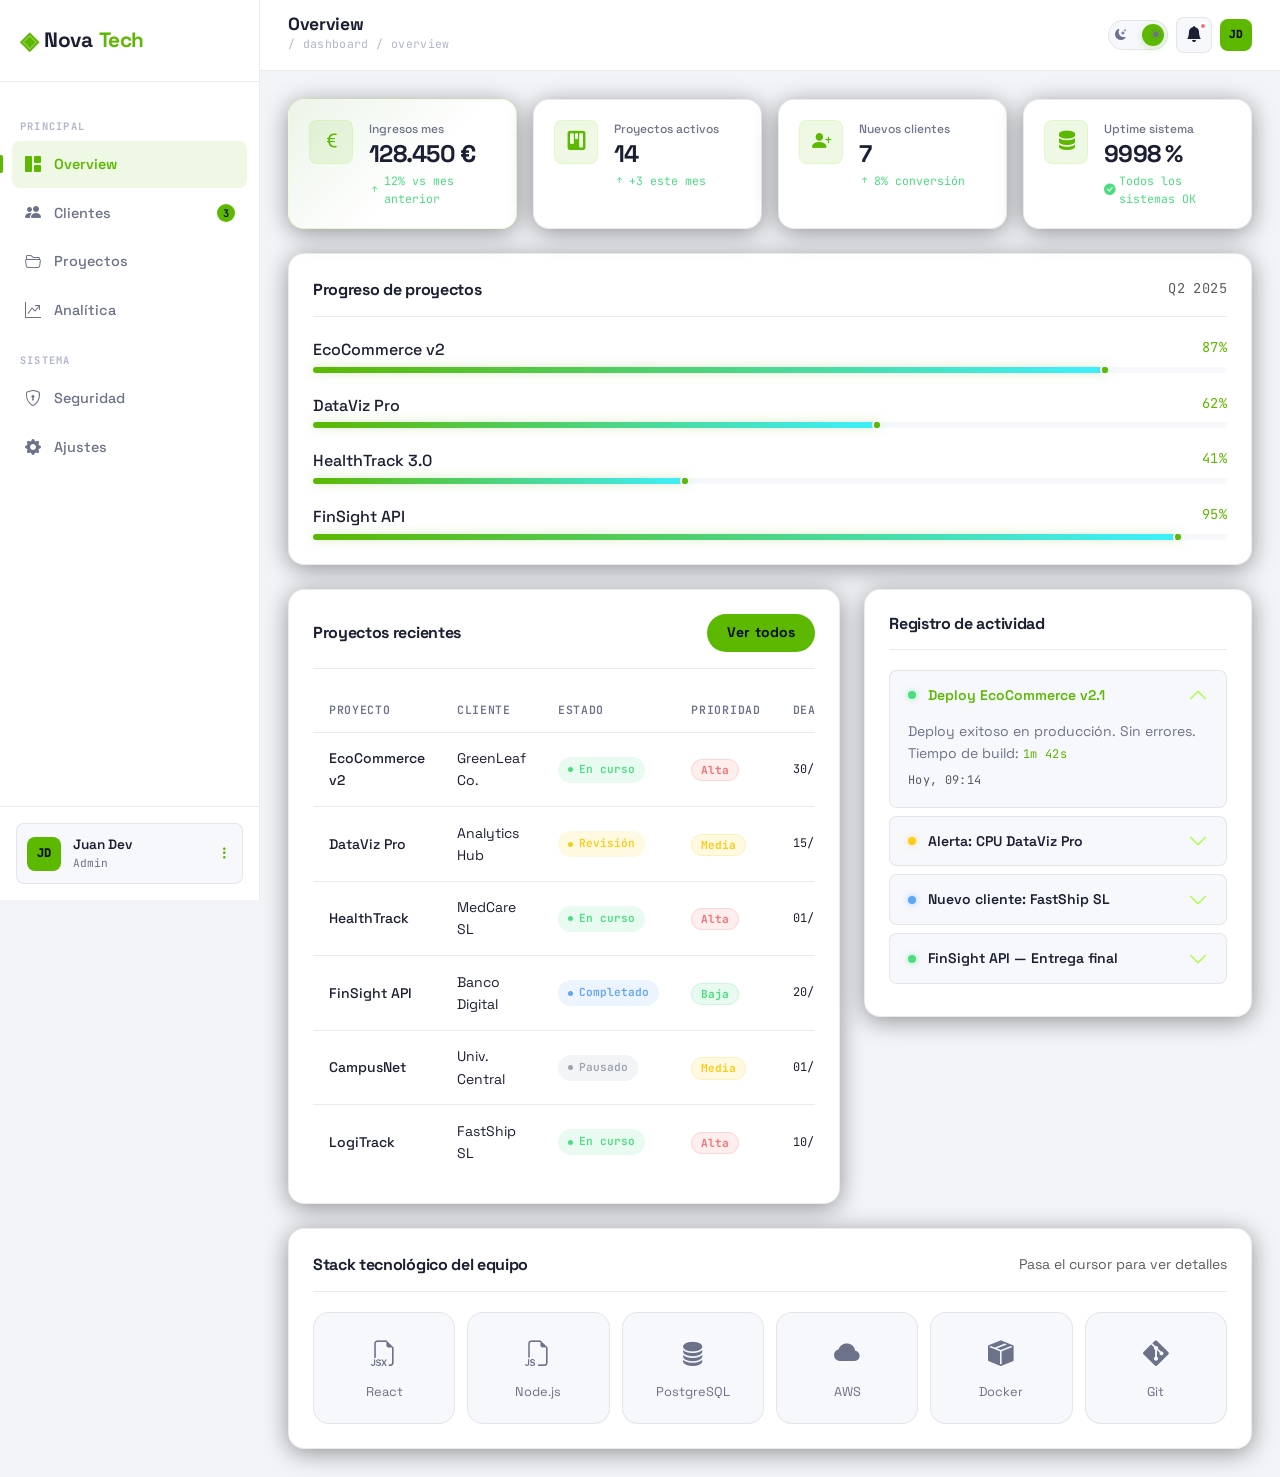
<file: dashboard.html>
<!DOCTYPE html>
<html lang="es" data-bs-theme="dark">
<head>
  <meta charset="UTF-8" />
  <meta name="viewport" content="width=device-width, initial-scale=1.0" />
  <title>NovaTech — Dashboard</title>

  <link href="https://cdn.jsdelivr.net/npm/bootstrap@5.3.3/dist/css/bootstrap.min.css" rel="stylesheet" />
  <link href="https://cdn.jsdelivr.net/npm/bootstrap-icons@1.11.3/font/bootstrap-icons.min.css" rel="stylesheet" />
  <link href="https://fonts.googleapis.com/css2?family=Space+Grotesk:wght@300;400;500;600;700&family=JetBrains+Mono:wght@400;500;700&display=swap" rel="stylesheet" />
  <link rel="stylesheet" href="css/styles.css" />
  <link rel="stylesheet" href="css/dashboard.css" />
</head>
<body class="dashboard-body">

  <!-- 
       OFFCANVAS — Menú móvil
  -->
  <div class="offcanvas offcanvas-start nova-offcanvas" tabindex="-1" id="sidebarOffcanvas" aria-labelledby="sidebarOffcanvasLabel">
    <div class="offcanvas-header border-bottom border-secondary">
      <h2 class="offcanvas-title brand-logo" id="sidebarOffcanvasLabel">
        <span class="brand-icon">◈</span>
        Nova<span class="brand-accent">Tech</span>
      </h2>
      <button type="button" class="btn-close" data-bs-dismiss="offcanvas" aria-label="Cerrar menú"></button>
    </div>
    <div class="offcanvas-body p-0">
      <nav aria-label="Navegación del dashboard (móvil)">
        <ul class="sidebar-nav">
          <li><a href="#" class="sidebar-link active" aria-current="page"><i class="bi bi-grid-1x2-fill" aria-hidden="true"></i> Overview</a></li>
          <li><a href="#" class="sidebar-link"><i class="bi bi-people-fill" aria-hidden="true"></i> Clientes</a></li>
          <li><a href="#" class="sidebar-link"><i class="bi bi-folder2-open" aria-hidden="true"></i> Proyectos</a></li>
          <li><a href="#" class="sidebar-link"><i class="bi bi-graph-up-arrow" aria-hidden="true"></i> Analítica</a></li>
          <li><a href="#" class="sidebar-link"><i class="bi bi-shield-lock" aria-hidden="true"></i> Seguridad</a></li>
          <li><a href="#" class="sidebar-link"><i class="bi bi-gear-fill" aria-hidden="true"></i> Ajustes</a></li>
        </ul>
      </nav>
    </div>
  </div>

  <!-- 
       LAYOUT PRINCIPAL: SIDEBAR + MAIN
  -->
  <div class="dashboard-layout">

    <!-- SIDEBAR fijo — solo desktop -->
    <aside class="sidebar" aria-label="Barra lateral de navegación">
      <div class="sidebar-header">
        <a href="index.html" class="brand-logo" aria-label="Ir a la página principal de NovaTech">
          <span class="brand-icon">◈</span>
          Nova<span class="brand-accent">Tech</span>
        </a>
      </div>

      <nav class="sidebar-body" aria-label="Navegación principal del dashboard">
        <span class="sidebar-section-label">PRINCIPAL</span>
        <ul class="sidebar-nav">
          <li>
            <a href="#" class="sidebar-link active" aria-current="page">
              <i class="bi bi-grid-1x2-fill" aria-hidden="true"></i>
              <span>Overview</span>
            </a>
          </li>
          <li>
            <a href="#" class="sidebar-link">
              <i class="bi bi-people-fill" aria-hidden="true"></i>
              <span>Clientes</span>
              <span class="sidebar-badge" aria-label="3 elementos nuevos">3</span>
            </a>
          </li>
          <li>
            <a href="#" class="sidebar-link">
              <i class="bi bi-folder2-open" aria-hidden="true"></i>
              <span>Proyectos</span>
            </a>
          </li>
          <li>
            <a href="#" class="sidebar-link">
              <i class="bi bi-graph-up-arrow" aria-hidden="true"></i>
              <span>Analítica</span>
            </a>
          </li>
        </ul>

        <span class="sidebar-section-label">SISTEMA</span>
        <ul class="sidebar-nav">
          <li>
            <a href="#" class="sidebar-link">
              <i class="bi bi-shield-lock" aria-hidden="true"></i>
              <span>Seguridad</span>
            </a>
          </li>
          <li>
            <a href="#" class="sidebar-link">
              <i class="bi bi-gear-fill" aria-hidden="true"></i>
              <span>Ajustes</span>
            </a>
          </li>
        </ul>
      </nav>

      <div class="sidebar-footer">
        <div class="user-card" aria-label="Información del usuario actual">
          <div class="user-avatar" aria-hidden="true">JD</div>
          <div class="user-info">
            <span class="user-name">Juan Dev</span>
            <span class="user-role">Admin</span>
          </div>
          <button class="btn btn-sm btn-link p-0 ms-auto" aria-label="Opciones de usuario">
            <i class="bi bi-three-dots-vertical" aria-hidden="true"></i>
          </button>
        </div>
      </div>
    </aside>

    <!-- CONTENIDO PRINCIPAL -->
    <main class="dashboard-main" id="main-content">

      <!-- Topbar -->
      <header class="dash-topbar" role="banner">
        <!-- Botón hamburguesa (solo mobile) -->
        <button class="btn btn-sm btn-icon d-lg-none" type="button" data-bs-toggle="offcanvas" data-bs-target="#sidebarOffcanvas" aria-controls="sidebarOffcanvas" aria-label="Abrir menú de navegación">
          <i class="bi bi-list fs-4" aria-hidden="true"></i>
        </button>

        <div class="topbar-title">
          <h1 class="dash-page-title">Overview</h1>
          <span class="dash-breadcrumb mono-text" aria-label="Ruta: Dashboard / Overview">/ dashboard / overview</span>
        </div>

        <div class="topbar-actions ms-auto d-flex align-items-center gap-2">
          <!-- Theme toggle -->
          <div class="theme-toggle" role="switch" aria-checked="true" aria-label="Cambiar tema" tabindex="0" id="dashThemeToggle">
            <span class="toggle-icon"><i class="bi bi-moon-stars-fill" aria-hidden="true"></i></span>
            <span class="toggle-icon"><i class="bi bi-sun-fill" aria-hidden="true"></i></span>
            <div class="toggle-thumb"></div>
          </div>

          <!-- Notificaciones con Toast trigger -->
          <button class="btn btn-icon position-relative" id="notifBtn" aria-label="Notificaciones (2 sin leer)">
            <i class="bi bi-bell-fill" aria-hidden="true"></i>
            <span class="notif-dot" aria-hidden="true"></span>
          </button>

          <!-- Avatar topbar -->
          <div class="user-avatar-sm" aria-hidden="true">JD</div>
        </div>
      </header>

      <!-- ───── CONTENIDO DEL DASHBOARD ───── -->
      <div class="dash-content">

        <!-- ── KPI Cards ── -->
        <section aria-labelledby="kpi-section">
          <h2 id="kpi-section" class="visually-hidden">Indicadores clave de rendimiento</h2>
          <div class="kpi-grid">

            <article class="kpi-card kpi-primary" aria-label="Ingresos del mes: 128.450 euros, incremento del 12%">
              <div class="kpi-icon"><i class="bi bi-currency-euro" aria-hidden="true"></i></div>
              <div class="kpi-body">
                <span class="kpi-label">Ingresos mes</span>
                <span class="kpi-value">128.450 €</span>
                <span class="kpi-trend up"><i class="bi bi-arrow-up-short" aria-hidden="true"></i>12% vs mes anterior</span>
              </div>
            </article>

            <article class="kpi-card" aria-label="Proyectos activos: 14, incremento de 3">
              <div class="kpi-icon"><i class="bi bi-kanban-fill" aria-hidden="true"></i></div>
              <div class="kpi-body">
                <span class="kpi-label">Proyectos activos</span>
                <span class="kpi-value">14</span>
                <span class="kpi-trend up"><i class="bi bi-arrow-up-short" aria-hidden="true"></i>+3 este mes</span>
              </div>
            </article>

            <article class="kpi-card" aria-label="Nuevos clientes: 7, incremento del 8%">
              <div class="kpi-icon"><i class="bi bi-person-plus-fill" aria-hidden="true"></i></div>
              <div class="kpi-body">
                <span class="kpi-label">Nuevos clientes</span>
                <span class="kpi-value">7</span>
                <span class="kpi-trend up"><i class="bi bi-arrow-up-short" aria-hidden="true"></i>8% conversión</span>
              </div>
            </article>

            <article class="kpi-card" aria-label="Uptime del sistema: 99.98%">
              <div class="kpi-icon"><i class="bi bi-server" aria-hidden="true"></i></div>
              <div class="kpi-body">
                <span class="kpi-label">Uptime sistema</span>
                <span class="kpi-value">99.98%</span>
                <span class="kpi-trend up"><i class="bi bi-check-circle-fill" aria-hidden="true"></i>Todos los sistemas OK</span>
              </div>
            </article>

          </div>
        </section>

        <!-- ── Progress Bars (Bootstrap personalizado) ── -->
        <section class="dash-card" aria-labelledby="progress-titulo">
          <div class="dash-card-header">
            <h2 id="progress-titulo" class="dash-card-title">Progreso de proyectos</h2>
            <span class="mono-text text-muted small">Q2 2025</span>
          </div>

          <div class="progress-list">

            <div class="progress-item">
              <div class="d-flex justify-content-between mb-1">
                <span class="fw-500">EcoCommerce v2</span>
                <span class="mono-text accent">87%</span>
              </div>
              <div class="progress nova-progress" role="progressbar" aria-valuenow="87" aria-valuemin="0" aria-valuemax="100" aria-label="Progreso de EcoCommerce v2: 87%">
                <div class="progress-bar" style="width: 87%"></div>
              </div>
            </div>

            <div class="progress-item">
              <div class="d-flex justify-content-between mb-1">
                <span class="fw-500">DataViz Pro</span>
                <span class="mono-text accent">62%</span>
              </div>
              <div class="progress nova-progress" role="progressbar" aria-valuenow="62" aria-valuemin="0" aria-valuemax="100" aria-label="Progreso de DataViz Pro: 62%">
                <div class="progress-bar progress-warning" style="width: 62%"></div>
              </div>
            </div>

            <div class="progress-item">
              <div class="d-flex justify-content-between mb-1">
                <span class="fw-500">HealthTrack 3.0</span>
                <span class="mono-text accent">41%</span>
              </div>
              <div class="progress nova-progress" role="progressbar" aria-valuenow="41" aria-valuemin="0" aria-valuemax="100" aria-label="Progreso de HealthTrack 3.0: 41%">
                <div class="progress-bar progress-info" style="width: 41%"></div>
              </div>
            </div>

            <div class="progress-item">
              <div class="d-flex justify-content-between mb-1">
                <span class="fw-500">FinSight API</span>
                <span class="mono-text accent">95%</span>
              </div>
              <div class="progress nova-progress" role="progressbar" aria-valuenow="95" aria-valuemin="0" aria-valuemax="100" aria-label="Progreso de FinSight API: 95%">
                <div class="progress-bar progress-success" style="width: 95%"></div>
              </div>
            </div>

          </div>
        </section>

        <!-- ── Tabla de clientes + Accordion ── -->
        <div class="row g-4">

          <!-- Tabla de proyectos -->
          <div class="col-xl-7">
            <section class="dash-card" aria-labelledby="tabla-titulo">
              <div class="dash-card-header">
                <h2 id="tabla-titulo" class="dash-card-title">Proyectos recientes</h2>
                <button class="btn btn-sm btn-nova" aria-label="Ver todos los proyectos">Ver todos</button>
              </div>

              <div class="table-responsive">
                <table class="table nova-table" aria-label="Tabla de proyectos recientes">
                  <thead>
                    <tr>
                      <th scope="col">Proyecto</th>
                      <th scope="col">Cliente</th>
                      <th scope="col">Estado</th>
                      <th scope="col">Prioridad</th>
                      <th scope="col">Deadline</th>
                    </tr>
                  </thead>
                  <tbody>
                    <tr>
                      <td class="fw-500">EcoCommerce v2</td>
                      <td>GreenLeaf Co.</td>
                      <td><span class="status-badge status-active">En curso</span></td>
                      <td><span class="priority-badge priority-high">Alta</span></td>
                      <td class="mono-text">30/06/25</td>
                    </tr>
                    <tr>
                      <td class="fw-500">DataViz Pro</td>
                      <td>Analytics Hub</td>
                      <td><span class="status-badge status-review">Revisión</span></td>
                      <td><span class="priority-badge priority-mid">Media</span></td>
                      <td class="mono-text">15/07/25</td>
                    </tr>
                    <tr>
                      <td class="fw-500">HealthTrack</td>
                      <td>MedCare SL</td>
                      <td><span class="status-badge status-active">En curso</span></td>
                      <td><span class="priority-badge priority-high">Alta</span></td>
                      <td class="mono-text">01/08/25</td>
                    </tr>
                    <tr>
                      <td class="fw-500">FinSight API</td>
                      <td>Banco Digital</td>
                      <td><span class="status-badge status-done">Completado</span></td>
                      <td><span class="priority-badge priority-low">Baja</span></td>
                      <td class="mono-text">20/05/25</td>
                    </tr>
                    <tr>
                      <td class="fw-500">CampusNet</td>
                      <td>Univ. Central</td>
                      <td><span class="status-badge status-pause">Pausado</span></td>
                      <td><span class="priority-badge priority-mid">Media</span></td>
                      <td class="mono-text">01/09/25</td>
                    </tr>
                    <tr>
                      <td class="fw-500">LogiTrack</td>
                      <td>FastShip SL</td>
                      <td><span class="status-badge status-active">En curso</span></td>
                      <td><span class="priority-badge priority-high">Alta</span></td>
                      <td class="mono-text">10/07/25</td>
                    </tr>
                  </tbody>
                </table>
              </div>
            </section>
          </div>

          <!-- Accordion FAQ / Actividad -->
          <div class="col-xl-5">
            <section class="dash-card" aria-labelledby="actividad-titulo">
              <div class="dash-card-header">
                <h2 id="actividad-titulo" class="dash-card-title">Registro de actividad</h2>
              </div>

              <!-- Accordion Bootstrap personalizado -->
              <div class="accordion nova-accordion" id="activityAccordion">

                <div class="accordion-item">
                  <h3 class="accordion-header">
                    <button class="accordion-button" type="button" data-bs-toggle="collapse" data-bs-target="#acc1" aria-expanded="true" aria-controls="acc1">
                      <span class="acc-dot acc-green" aria-hidden="true"></span>
                      Deploy EcoCommerce v2.1
                    </button>
                  </h3>
                  <div id="acc1" class="accordion-collapse collapse show" data-bs-parent="#activityAccordion">
                    <div class="accordion-body">
                      <p class="mb-1">Deploy exitoso en producción. Sin errores. Tiempo de build: <span class="mono-text accent">1m 42s</span></p>
                      <span class="mono-text text-muted small">Hoy, 09:14</span>
                    </div>
                  </div>
                </div>

                <div class="accordion-item">
                  <h3 class="accordion-header">
                    <button class="accordion-button collapsed" type="button" data-bs-toggle="collapse" data-bs-target="#acc2" aria-expanded="false" aria-controls="acc2">
                      <span class="acc-dot acc-yellow" aria-hidden="true"></span>
                      Alerta: CPU DataViz Pro
                    </button>
                  </h3>
                  <div id="acc2" class="accordion-collapse collapse" data-bs-parent="#activityAccordion">
                    <div class="accordion-body">
                      <p class="mb-1">Pico de CPU al <span class="mono-text text-warning">87%</span> durante 3 minutos. Se normalizó automáticamente. Revisar queries de la última versión.</p>
                      <span class="mono-text text-muted small">Ayer, 23:51</span>
                    </div>
                  </div>
                </div>

                <div class="accordion-item">
                  <h3 class="accordion-header">
                    <button class="accordion-button collapsed" type="button" data-bs-toggle="collapse" data-bs-target="#acc3" aria-expanded="false" aria-controls="acc3">
                      <span class="acc-dot acc-blue" aria-hidden="true"></span>
                      Nuevo cliente: FastShip SL
                    </button>
                  </h3>
                  <div id="acc3" class="accordion-collapse collapse" data-bs-parent="#activityAccordion">
                    <div class="accordion-body">
                      <p class="mb-1">Contrato firmado para el proyecto LogiTrack. Kick-off programado para el <span class="mono-text accent">15/06/2025</span>.</p>
                      <span class="mono-text text-muted small">Hace 2 días, 11:30</span>
                    </div>
                  </div>
                </div>

                <div class="accordion-item">
                  <h3 class="accordion-header">
                    <button class="accordion-button collapsed" type="button" data-bs-toggle="collapse" data-bs-target="#acc4" aria-expanded="false" aria-controls="acc4">
                      <span class="acc-dot acc-green" aria-hidden="true"></span>
                      FinSight API — Entrega final
                    </button>
                  </h3>
                  <div id="acc4" class="accordion-collapse collapse" data-bs-parent="#activityAccordion">
                    <div class="accordion-body">
                      <p class="mb-1">Proyecto entregado y aceptado por el cliente. Factura emitida por <span class="mono-text accent">24.800 €</span>.</p>
                      <span class="mono-text text-muted small">20/05/2025, 16:00</span>
                    </div>
                  </div>
                </div>

              </div>
            </section>
          </div>
        </div>

        <!-- ── Tooltips Demo + Info cards ── -->
        <section class="dash-card" aria-labelledby="tech-titulo">
          <div class="dash-card-header">
            <h2 id="tech-titulo" class="dash-card-title">Stack tecnológico del equipo</h2>
            <span class="text-muted small">Pasa el cursor para ver detalles</span>
          </div>
          <div class="tech-stack-grid" role="list">

            <button class="tech-stack-item" role="listitem"
              data-bs-toggle="tooltip" data-bs-placement="top"
              data-bs-title="Framework principal Frontend — versión 18.3" aria-label="React — Framework principal Frontend versión 18.3">
              <i class="bi bi-filetype-jsx" aria-hidden="true"></i>
              <span>React</span>
            </button>

            <button class="tech-stack-item" role="listitem"
              data-bs-toggle="tooltip" data-bs-placement="top"
              data-bs-title="Backend principal — API REST y microservicios" aria-label="Node.js — Backend principal">
              <i class="bi bi-filetype-js" aria-hidden="true"></i>
              <span>Node.js</span>
            </button>

            <button class="tech-stack-item" role="listitem"
              data-bs-toggle="tooltip" data-bs-placement="top"
              data-bs-title="Base de datos relacional en producción" aria-label="PostgreSQL — Base de datos">
              <i class="bi bi-database-fill" aria-hidden="true"></i>
              <span>PostgreSQL</span>
            </button>

            <button class="tech-stack-item" role="listitem"
              data-bs-toggle="tooltip" data-bs-placement="top"
              data-bs-title="Infraestructura cloud — EC2, S3, RDS, Lambda" aria-label="AWS — Infraestructura cloud">
              <i class="bi bi-cloud-fill" aria-hidden="true"></i>
              <span>AWS</span>
            </button>

            <button class="tech-stack-item" role="listitem"
              data-bs-toggle="tooltip" data-bs-placement="top"
              data-bs-title="Contenerización de todos los servicios" aria-label="Docker — Contenerización">
              <i class="bi bi-box-seam-fill" aria-hidden="true"></i>
              <span>Docker</span>
            </button>

            <button class="tech-stack-item" role="listitem"
              data-bs-toggle="tooltip" data-bs-placement="top"
              data-bs-title="Control de versiones — 47 repos activos" aria-label="Git — Control de versiones">
              <i class="bi bi-git" aria-hidden="true"></i>
              <span>Git</span>
            </button>

          </div>
        </section>

      </div><!-- fin dash-content -->
    </main>
  </div><!-- fin dashboard-layout -->

  <!-- ── Toast de notificación Bootstrap ── -->
  <div class="toast-container position-fixed top-0 end-0 p-3" style="z-index:9999" aria-live="polite" aria-atomic="true">
    <div id="notifToast" class="toast nova-toast" role="alert" aria-live="assertive" aria-atomic="true">
      <div class="toast-header border-0">
        <span class="acc-dot acc-green me-2" aria-hidden="true"></span>
        <strong class="me-auto">Sistema OK</strong>
        <small class="text-muted mono-text">ahora</small>
        <button type="button" class="btn-close" data-bs-dismiss="toast" aria-label="Cerrar notificación"></button>
      </div>
      <div class="toast-body">
        <i class="bi bi-bell-fill me-2 accent" aria-hidden="true"></i>
        Tienes 2 alertas nuevas en el sistema de monitorización.
      </div>
    </div>
  </div>

  <script src="https://cdn.jsdelivr.net/npm/bootstrap@5.3.3/dist/js/bootstrap.bundle.min.js"></script>
  <script src="js/main.js"></script>
  <script src="js/dashboard.js"></script>
</body>
</html>
</file>
<file: css/styles.css>
/* 
   1. VARIABLES CSS — Paleta NovaTech
    */
:root {
  /* Paleta principal — slate oscuro + verde lima */
  --nt-bg:          #0a0e1a;
  --nt-bg-2:        #0f1421;
  --nt-surface:     #141929;
  --nt-surface-2:   #1c2235;
  --nt-border:      rgba(255, 255, 255, 0.07);

  /* Acento — verde lima eléctrico */
  --nt-accent:      #a8ff3e;
  --nt-accent-dim:  rgba(168, 255, 62, 0.12);
  --nt-accent-glow: rgba(168, 255, 62, 0.3);

  /* Cyan complementario */
  --nt-cyan:        #3ef0ff;
  --nt-cyan-dim:    rgba(62, 240, 255, 0.1);

  /* Texto */
  --nt-text:        #e8eaf0;
  --nt-text-muted:  #7a8099;
  --nt-text-faint:  #3d4261;

  /* Semánticos */
  --nt-success:     #4ade80;
  --nt-warning:     #facc15;
  --nt-danger:      #f87171;
  --nt-info:        #60a5fa;

  /* Tipografía */
  --font-main:      'Space Grotesk', sans-serif;
  --font-mono:      'JetBrains Mono', monospace;

  /* Espaciados */
  --section-pad:    clamp(5rem, 10vw, 9rem);
  --card-radius:    16px;
  --radius-sm:      8px;
  --radius-pill:    999px;

  /* Sombras */
  --shadow-card:    0 4px 24px rgba(0, 0, 0, 0.4);
  --shadow-glow:    0 0 30px var(--nt-accent-glow);
  --shadow-inset:   inset 0 1px 0 rgba(255,255,255,0.06);

  /* Transiciones */
  --ease-smooth:    cubic-bezier(0.4, 0, 0.2, 1);
  --ease-bounce:    cubic-bezier(0.34, 1.56, 0.64, 1);

  /* Sobreescribir Bootstrap 5 — paleta */
  --bs-primary:         var(--nt-accent);
  --bs-primary-rgb:     168, 255, 62;
  --bs-body-bg:         var(--nt-bg);
  --bs-body-color:      var(--nt-text);
  --bs-body-font-family: var(--font-main);
  --bs-border-color:    var(--nt-border);
  --bs-link-color:      var(--nt-accent);
  --bs-link-hover-color: var(--nt-cyan);
  --bs-card-bg:         var(--nt-surface);
  --bs-modal-bg:        var(--nt-surface);
}

/* Tema claro */
[data-bs-theme="light"] {
  --nt-bg:        #f2f4f8;
  --nt-bg-2:      #e8ebf2;
  --nt-surface:   #ffffff;
  --nt-surface-2: #f7f8fc;
  --nt-border:    rgba(0, 0, 0, 0.08);
  --nt-text:      #1a1f33;
  --nt-text-muted:#6b728a;
  --nt-text-faint:#b0b6cc;
  --nt-accent:    #5cb800;
  --nt-accent-dim:rgba(92, 184, 0, 0.1);
  --nt-accent-glow:rgba(92, 184, 0, 0.25);
  --bs-body-bg:   var(--nt-bg);
  --bs-body-color:var(--nt-text);
  --bs-card-bg:   var(--nt-surface);
}

/* 
   2. RESET Y BASE
    */
*, *::before, *::after {
  box-sizing: border-box;
  margin: 0;
  padding: 0;
}

html {
  scroll-behavior: smooth;
  -webkit-font-smoothing: antialiased;
}

body {
  font-family: var(--font-main);
  background-color: var(--nt-bg);
  color: var(--nt-text);
  line-height: 1.6;
  overflow-x: hidden;
  transition: background-color 0.4s var(--ease-smooth), color 0.3s var(--ease-smooth);
}

/* 
   3. TIPOGRAFÍA UTILITARIA
    */
.mono-text    { font-family: var(--font-mono); font-size: 0.85em; letter-spacing: 0.03em; }
.text-gradient {
  background: linear-gradient(135deg, var(--nt-accent) 0%, var(--nt-cyan) 100%);
  -webkit-background-clip: text;
  -webkit-text-fill-color: transparent;
  background-clip: text;
}
.accent { color: var(--nt-accent); }
.fw-500 { font-weight: 500; }

/* 
   4. ANIMACIONES CSS3 PERSONALIZADAS
   (Referencia: línea 82 de este archivo)
    */

/* Fade-up escalonado para el hero */
@keyframes fadeUp {
  from {
    opacity: 0;
    transform: translateY(32px);
  }
  to {
    opacity: 1;
    transform: translateY(0);
  }
}

/* Flotación suave para orbes de fondo */
@keyframes floatOrb {
  0%, 100% { transform: translate(0, 0) scale(1); }
  33%       { transform: translate(30px, -50px) scale(1.05); }
  66%       { transform: translate(-20px, 30px) scale(0.97); }
}

/* Pulso del dot de estado */
@keyframes pulseDot {
  0%, 100% { box-shadow: 0 0 0 0 var(--nt-accent-glow); opacity: 1; }
  50%       { box-shadow: 0 0 0 8px transparent; opacity: 0.7; }
}

/* Parpadeo del cursor de código */
@keyframes blink {
  0%, 100% { opacity: 1; }
  50%       { opacity: 0; }
}

/* Escritura del cursor */
@keyframes typingBlink {
  0%, 49% { opacity: 1; }
  50%, 100% { opacity: 0; }
}

/* Scroll indicator */
@keyframes scrollLine {
  0%   { transform: scaleY(0); transform-origin: top; }
  50%  { transform: scaleY(1); transform-origin: top; }
  51%  { transform: scaleY(1); transform-origin: bottom; }
  100% { transform: scaleY(0); transform-origin: bottom; }
}

/* Partículas flotantes */
@keyframes particleFloat {
  0%, 100% {
    transform: translate(0, 0) scale(var(--s));
    opacity: 0.4;
  }
  50% {
    transform: translate(15px, -25px) scale(calc(var(--s) * 1.2));
    opacity: 0.8;
  }
}

/* Shine en botones */
@keyframes shineBtn {
  from { transform: translateX(-100%) skewX(-12deg); }
  to   { transform: translateX(200%) skewX(-12deg); }
}

/* Cards mini-chart animado */
@keyframes chartRise {
  from { height: 4px; }
}

/* Entrada cards del kpi */
@keyframes slideIn {
  from { opacity: 0; transform: translateY(16px); }
  to   { opacity: 1; transform: translateY(0); }
}

/* Giro del icono de servicio al hover */
@keyframes iconPop {
  0%   { transform: scale(1) rotate(0deg); }
  50%  { transform: scale(1.2) rotate(5deg); }
  100% { transform: scale(1.1) rotate(0deg); }
}

/* 
   5. APLICACIÓN DE ANIMACIONES
    */
.fade-up {
  animation: fadeUp 0.7s var(--ease-smooth) both;
  animation-delay: var(--delay, 0s);
}

/* 
   6. NAVBAR
    */
.nav-blur {
  background: rgba(10, 14, 26, 0.7);
  backdrop-filter: blur(20px) saturate(180%);
  -webkit-backdrop-filter: blur(20px) saturate(180%);
  border-bottom: 1px solid var(--nt-border);
  padding: 0.75rem 0;
  transition: background 0.3s var(--ease-smooth);
}

[data-bs-theme="light"] .nav-blur {
  background: rgba(242, 244, 248, 0.85);
}

.brand-logo {
  font-family: var(--font-main);
  font-weight: 700;
  font-size: 1.3rem;
  color: var(--nt-text) !important;
  text-decoration: none;
  display: flex;
  align-items: center;
  gap: 0.4rem;
  letter-spacing: -0.02em;
  transition: opacity 0.2s;
}
.brand-logo:hover { opacity: 0.8; }

.brand-icon {
  color: var(--nt-accent);
  font-size: 1.5rem;
  line-height: 1;
}
.brand-accent { color: var(--nt-accent); }

.nav-pill {
  font-weight: 500;
  color: var(--nt-text-muted) !important;
  padding: 0.4rem 0.9rem !important;
  border-radius: var(--radius-pill) !important;
  transition: all 0.2s var(--ease-smooth) !important;
  font-size: 0.9rem;
}
.nav-pill:hover, .nav-pill.active {
  color: var(--nt-accent) !important;
  background: var(--nt-accent-dim) !important;
}

/* Hamburguesa personalizada */
.toggler-custom {
  display: flex;
  flex-direction: column;
  gap: 5px;
  padding: 4px;
}
.toggler-custom span {
  display: block;
  width: 22px;
  height: 2px;
  background: var(--nt-text);
  border-radius: 2px;
  transition: all 0.3s var(--ease-smooth);
}
.navbar-toggler:focus { box-shadow: none !important; }

/* 
   7. THEME TOGGLE SWITCH
    */
.theme-toggle {
  position: relative;
  width: 60px;
  height: 30px;
  background: var(--nt-surface-2);
  border: 1px solid var(--nt-border);
  border-radius: var(--radius-pill);
  cursor: pointer;
  display: flex;
  align-items: center;
  justify-content: space-between;
  padding: 0 6px;
  flex-shrink: 0;
  transition: border-color 0.2s;
}
.theme-toggle:focus { outline: 2px solid var(--nt-accent); outline-offset: 3px; }

.toggle-icon {
  font-size: 0.7rem;
  color: var(--nt-text-muted);
  z-index: 1;
  pointer-events: none;
  line-height: 1;
}
.toggle-thumb {
  position: absolute;
  left: 3px;
  width: 22px;
  height: 22px;
  background: var(--nt-accent);
  border-radius: 50%;
  transition: transform 0.35s var(--ease-bounce);
  box-shadow: 0 2px 8px var(--nt-accent-glow);
}
[data-bs-theme="light"] .toggle-thumb {
  transform: translateX(30px);
}

/* 
   8. BOTONES PERSONALIZADOS
    */
.btn-nova {
  background: var(--nt-accent);
  color: #0a0e1a;
  font-weight: 700;
  font-size: 0.875rem;
  padding: 0.55rem 1.25rem;
  border-radius: var(--radius-pill);
  border: none;
  position: relative;
  overflow: hidden;
  transition: all 0.25s var(--ease-smooth);
  letter-spacing: 0.01em;
  display: inline-flex;
  align-items: center;
  text-decoration: none;
}
.btn-nova::after {
  content: '';
  position: absolute;
  top: 0;
  left: -100%;
  width: 60%;
  height: 100%;
  background: linear-gradient(90deg, transparent, rgba(255,255,255,0.3), transparent);
  skew: -12deg;
}
.btn-nova:hover {
  background: color-mix(in srgb, var(--nt-accent) 85%, white);
  color: #0a0e1a;
  transform: translateY(-2px);
  box-shadow: 0 8px 25px var(--nt-accent-glow);
}
.btn-nova:hover::after {
  animation: shineBtn 0.5s var(--ease-smooth) forwards;
}
.btn-nova:active { transform: translateY(0); }

.btn-nova-lg {
  padding: 0.85rem 2rem;
  font-size: 1rem;
}

.btn-outline-nova {
  background: transparent;
  color: var(--nt-accent);
  font-weight: 600;
  font-size: 0.875rem;
  padding: 0.55rem 1.25rem;
  border-radius: var(--radius-pill);
  border: 1.5px solid var(--nt-accent);
  transition: all 0.25s var(--ease-smooth);
  display: inline-flex;
  align-items: center;
  text-decoration: none;
}
.btn-outline-nova:hover {
  background: var(--nt-accent-dim);
  color: var(--nt-accent);
  transform: translateY(-2px);
}

.btn-icon {
  background: var(--nt-surface-2);
  border: 1px solid var(--nt-border);
  color: var(--nt-text);
  border-radius: var(--radius-sm);
  width: 36px;
  height: 36px;
  display: flex;
  align-items: center;
  justify-content: center;
  transition: all 0.2s;
}
.btn-icon:hover {
  border-color: var(--nt-accent);
  color: var(--nt-accent);
}

/* 
   9. HERO SECTION
    */
.hero-section {
  position: relative;
  min-height: 100vh;
  display: flex;
  align-items: center;
  overflow: hidden;
  background: var(--nt-bg);
}

/* Fondo con orbes animados */
.hero-bg {
  position: absolute;
  inset: 0;
  overflow: hidden;
  pointer-events: none;
}

.orb {
  position: absolute;
  border-radius: 50%;
  filter: blur(80px);
}
.orb-1 {
  width: 600px;
  height: 600px;
  background: radial-gradient(circle, rgba(168,255,62,0.12) 0%, transparent 70%);
  top: -200px;
  right: -100px;
  animation: floatOrb 12s ease-in-out infinite;
}
.orb-2 {
  width: 500px;
  height: 500px;
  background: radial-gradient(circle, rgba(62,240,255,0.08) 0%, transparent 70%);
  bottom: -150px;
  left: -100px;
  animation: floatOrb 15s ease-in-out infinite reverse;
}
.orb-3 {
  width: 300px;
  height: 300px;
  background: radial-gradient(circle, rgba(168,255,62,0.06) 0%, transparent 70%);
  top: 50%;
  left: 50%;
  animation: floatOrb 9s ease-in-out infinite;
}

/* Grid lines decorativas */
.grid-lines {
  position: absolute;
  inset: 0;
  background-image:
    linear-gradient(var(--nt-border) 1px, transparent 1px),
    linear-gradient(90deg, var(--nt-border) 1px, transparent 1px);
  background-size: 60px 60px;
  mask-image: radial-gradient(ellipse at center, rgba(0,0,0,0.4) 0%, transparent 70%);
}

/* Partículas */
.particles { position: absolute; inset: 0; }
.particle {
  position: absolute;
  left: var(--x);
  top: var(--y);
  width: 6px;
  height: 6px;
  background: var(--nt-accent);
  border-radius: 50%;
  animation: particleFloat var(--d) ease-in-out infinite;
  opacity: 0.4;
}

/* Contenido del hero */
.hero-content { position: relative; z-index: 1; }

.hero-badge {
  display: inline-flex;
  align-items: center;
  gap: 0.6rem;
  background: var(--nt-accent-dim);
  border: 1px solid rgba(168, 255, 62, 0.3);
  border-radius: var(--radius-pill);
  padding: 0.4rem 1rem;
  margin-bottom: 2rem;
  font-size: 0.8rem;
  color: var(--nt-accent);
}
.badge-dot {
  width: 8px;
  height: 8px;
  background: var(--nt-accent);
  border-radius: 50%;
  animation: pulseDot 2s ease-in-out infinite;
}

.hero-title {
  font-size: clamp(2.8rem, 7vw, 6.5rem);
  font-weight: 700;
  line-height: 1.05;
  letter-spacing: -0.03em;
  margin-bottom: 1.5rem;
}

.hero-subtitle {
  font-size: clamp(1rem, 2vw, 1.2rem);
  color: var(--nt-text-muted);
  max-width: 520px;
  margin-bottom: 2.5rem;
  line-height: 1.7;
}

.hero-cta {
  display: flex;
  flex-wrap: wrap;
  gap: 1rem;
  margin-bottom: 3rem;
}

.hero-stats {
  display: flex;
  align-items: center;
  gap: 2rem;
  flex-wrap: wrap;
}
.stat-item { text-align: left; }
.stat-number {
  display: block;
  font-size: 2rem;
  font-weight: 700;
  letter-spacing: -0.04em;
  line-height: 1;
}
.stat-label {
  font-size: 0.8rem;
  color: var(--nt-text-muted);
  margin-top: 0.2rem;
  display: block;
}
.stat-divider {
  width: 1px;
  height: 40px;
  background: var(--nt-border);
}

/* Card visual decorativa */
.hero-visual {
  position: relative;
  padding: 2rem;
}
.visual-card {
  background: var(--nt-surface);
  border: 1px solid var(--nt-border);
  border-radius: var(--card-radius);
  padding: 1.2rem;
  box-shadow: var(--shadow-card), var(--shadow-inset);
}
.vc-main { min-width: 260px; }
.vc-header {
  display: flex;
  gap: 6px;
  margin-bottom: 1rem;
}
.vc-dot {
  width: 10px;
  height: 10px;
  border-radius: 50%;
}
.vc-dot.red    { background: #ff5f57; }
.vc-dot.yellow { background: #febc2e; }
.vc-dot.green  { background: var(--nt-accent); }

.vc-body { font-family: var(--font-mono); font-size: 0.78rem; line-height: 1.8; }
.code-line { color: var(--nt-text); }
.pl-2 { padding-left: 1.2rem; }
.cl-keyword { color: #c792ea; }
.cl-var     { color: var(--nt-cyan); }
.cl-key     { color: var(--nt-text-muted); }
.cl-string  { color: var(--nt-accent); }
.cl-num     { color: #f78c6c; }
.cl-comment { color: var(--nt-text-faint); }
.cl-fn      { color: var(--nt-cyan); }
.cl-method  { color: #82aaff; }
.typing-line { margin-top: 0.4rem; }
.cursor {
  color: var(--nt-accent);
  animation: typingBlink 1s step-end infinite;
}

.vc-float-1 {
  position: absolute;
  top: 0;
  right: -10px;
  display: flex;
  align-items: center;
  font-size: 0.8rem;
  white-space: nowrap;
  gap: 0.3rem;
  animation: floatOrb 6s ease-in-out infinite;
}
.vc-float-2 {
  position: absolute;
  bottom: 0;
  left: -20px;
  display: flex;
  flex-direction: column;
  align-items: center;
  gap: 0.4rem;
  animation: floatOrb 8s ease-in-out infinite reverse;
}
.mini-chart {
  display: flex;
  align-items: flex-end;
  gap: 3px;
  height: 30px;
}
.mini-chart span {
  display: block;
  width: 6px;
  background: var(--nt-accent);
  border-radius: 2px 2px 0 0;
  animation: chartRise 1s var(--ease-bounce) both;
}
.mini-chart span:nth-child(1) { height: 40%; animation-delay: 0.1s; }
.mini-chart span:nth-child(2) { height: 65%; animation-delay: 0.2s; }
.mini-chart span:nth-child(3) { height: 50%; animation-delay: 0.3s; }
.mini-chart span:nth-child(4) { height: 80%; animation-delay: 0.4s; }
.mini-chart span:nth-child(5) { height: 100%; animation-delay: 0.5s; }

/* Scroll indicator */
.scroll-indicator {
  position: absolute;
  bottom: 2.5rem;
  left: 50%;
  transform: translateX(-50%);
  display: flex;
  flex-direction: column;
  align-items: center;
  gap: 0.5rem;
  color: var(--nt-text-faint);
  font-size: 0.7rem;
}
.scroll-line {
  width: 1px;
  height: 40px;
  background: linear-gradient(to bottom, var(--nt-accent), transparent);
  animation: scrollLine 2s var(--ease-smooth) infinite;
}

/* 
   10. SECCIONES GENERALES
    */
.section-pad { padding: var(--section-pad) 0; }
.section-alt {
  background: linear-gradient(180deg, var(--nt-bg) 0%, var(--nt-bg-2) 50%, var(--nt-bg) 100%);
}

.section-header {
  margin-bottom: 4rem;
}
.section-header.text-center { text-align: center; }

.section-tag {
  display: inline-block;
  color: var(--nt-accent);
  font-size: 0.75rem;
  font-weight: 600;
  letter-spacing: 0.12em;
  text-transform: uppercase;
  margin-bottom: 0.75rem;
}
.section-title {
  font-size: clamp(2rem, 4vw, 3.2rem);
  font-weight: 700;
  letter-spacing: -0.03em;
  line-height: 1.1;
  margin-bottom: 1rem;
}
.section-subtitle {
  font-size: 1.05rem;
  color: var(--nt-text-muted);
  max-width: 540px;
  line-height: 1.7;
}
.section-header.text-center .section-subtitle { margin: 0 auto; }

/* 
   11. SERVICIOS — CSS Grid Layout asimétrico
    */
.services-mosaic {
  /* CSS Grid Layout NATIVO (no el de Bootstrap) */
  display: grid;
  grid-template-columns: repeat(3, 1fr);
  grid-template-rows: auto auto;
  gap: 1.25rem;
}

/* Distribución asimétrica — mosaico creativo */
.nova-card {
  background: var(--nt-surface);
  border: 1px solid var(--nt-border);
  border-radius: var(--card-radius);
  padding: 0;
  box-shadow: var(--shadow-card), var(--shadow-inset);
  transition: all 0.3s var(--ease-smooth);
  position: relative;
  overflow: hidden;
  display: flex;
  flex-direction: column;
}
.nova-card::before {
  content: '';
  position: absolute;
  top: 0;
  left: 0;
  right: 0;
  height: 2px;
  background: linear-gradient(90deg, var(--nt-accent), var(--nt-cyan));
  transform: scaleX(0);
  transition: transform 0.4s var(--ease-smooth);
}
.nova-card:hover {
  border-color: rgba(168, 255, 62, 0.2);
  transform: translateY(-4px);
  box-shadow: var(--shadow-card), 0 12px 40px rgba(0,0,0,0.3);
}
.nova-card:hover::before { transform: scaleX(1); }

.nova-card .card-body {
  padding: 1.75rem;
  display: flex;
  flex-direction: column;
  flex: 1;
}

/* Card grande — fila 1-2, columna 1-3 */
.card-featured {
  grid-column: 1 / 3;
  grid-row: 1 / 3;
}

/* Card wide — fila 2, columna 2-4 */
.card-wide {
  grid-column: 2 / 4;
}

.service-icon-wrap {
  width: 52px;
  height: 52px;
  background: var(--nt-accent-dim);
  border: 1px solid rgba(168,255,62,0.2);
  border-radius: var(--radius-sm);
  display: flex;
  align-items: center;
  justify-content: center;
  font-size: 1.4rem;
  color: var(--nt-accent);
  margin-bottom: 1.25rem;
  transition: all 0.3s var(--ease-smooth);
}
.nova-card:hover .service-icon-wrap {
  animation: iconPop 0.4s var(--ease-bounce) forwards;
  background: rgba(168,255,62,0.2);
}

.card-title {
  font-size: 1.2rem;
  font-weight: 700;
  letter-spacing: -0.02em;
  margin-bottom: 0.75rem;
  color: var(--nt-text);
}
.card-featured .card-title { font-size: 1.6rem; }

.card-text {
  color: var(--nt-text-muted);
  font-size: 0.9rem;
  line-height: 1.7;
  margin-bottom: 1.25rem;
}

.service-list {
  list-style: none;
  padding: 0;
  margin-bottom: 1.5rem;
  display: flex;
  flex-direction: column;
  gap: 0.5rem;
}
.service-list li {
  font-size: 0.875rem;
  color: var(--nt-text-muted);
  display: flex;
  align-items: center;
  gap: 0.5rem;
}
.service-list li i { color: var(--nt-accent); }

.tech-pills {
  display: flex;
  flex-wrap: wrap;
  gap: 0.5rem;
  margin-top: 0.75rem;
}
.tech-pill {
  font-family: var(--font-mono);
  font-size: 0.72rem;
  background: var(--nt-accent-dim);
  color: var(--nt-accent);
  border: 1px solid rgba(168,255,62,0.2);
  padding: 0.25rem 0.6rem;
  border-radius: var(--radius-pill);
}

/* Responsive grid servicios */
@media (max-width: 991px) {
  .services-mosaic {
    grid-template-columns: 1fr 1fr;
  }
  .card-featured { grid-column: 1 / 3; grid-row: auto; }
  .card-wide     { grid-column: 1 / 3; }
}
@media (max-width: 575px) {
  .services-mosaic {
    grid-template-columns: 1fr;
  }
  .card-featured { grid-column: 1; }
  .card-wide     { grid-column: 1; }
}

/* 
   12. PORTFOLIO — Filtros CSS + Grid
    */
.portfolio-grid {
  display: grid;
  grid-template-columns: repeat(3, 1fr);
  gap: 1.25rem;
}

.portfolio-item { border-radius: var(--card-radius); overflow: hidden; }

.portfolio-btn {
  all: unset;
  cursor: pointer;
  display: block;
  width: 100%;
  border-radius: var(--card-radius);
  overflow: hidden;
}
.portfolio-btn:focus-visible {
  outline: 2px solid var(--nt-accent);
  outline-offset: 3px;
}

.portfolio-img-wrap {
  position: relative;
  aspect-ratio: 4/3;
  overflow: hidden;
  border-radius: var(--card-radius);
}
.portfolio-img-wrap img {
  width: 100%;
  height: 100%;
  object-fit: cover;
  /* Filtro CSS por defecto: escala de grises */
  filter: grayscale(80%) brightness(0.7) contrast(1.1);
  transition: filter 0.4s var(--ease-smooth), transform 0.5s var(--ease-smooth);
  display: block;
}
.portfolio-btn:hover .portfolio-img-wrap img,
.portfolio-btn:focus-visible .portfolio-img-wrap img {
  /* Quitamos filtros al hover */
  filter: grayscale(0%) brightness(0.5) contrast(1);
  transform: scale(1.07);
}

.portfolio-overlay {
  position: absolute;
  inset: 0;
  display: flex;
  flex-direction: column;
  justify-content: flex-end;
  padding: 1.5rem;
  background: linear-gradient(to top, rgba(10,14,26,0.95) 0%, transparent 60%);
  color: white;
  opacity: 0;
  transform: translateY(8px);
  transition: all 0.3s var(--ease-smooth);
}
.portfolio-btn:hover .portfolio-overlay,
.portfolio-btn:focus-visible .portfolio-overlay {
  opacity: 1;
  transform: translateY(0);
}
.overlay-tag {
  font-family: var(--font-mono);
  font-size: 0.7rem;
  color: var(--nt-accent);
  text-transform: uppercase;
  letter-spacing: 0.1em;
  margin-bottom: 0.3rem;
}
.portfolio-overlay h3 {
  font-size: 1.1rem;
  font-weight: 700;
  margin-bottom: 0.25rem;
}
.portfolio-overlay p {
  font-size: 0.8rem;
  color: rgba(255,255,255,0.7);
  margin-bottom: 0.75rem;
}
.overlay-cta {
  font-size: 0.8rem;
  color: var(--nt-accent);
  font-weight: 600;
  display: flex;
  align-items: center;
  gap: 0.4rem;
}

@media (max-width: 767px) {
  .portfolio-grid { grid-template-columns: 1fr 1fr; }
}
@media (max-width: 480px) {
  .portfolio-grid { grid-template-columns: 1fr; }
}

/* 
   13. MODALES Bootstrap personalizados
    */
.nova-modal {
  background: var(--nt-surface) !important;
  border: 1px solid var(--nt-border);
  border-radius: var(--card-radius);
  box-shadow: 0 24px 80px rgba(0,0,0,0.5);
  overflow: hidden;
}
.nova-modal .btn-close { filter: invert(1); }
[data-bs-theme="light"] .nova-modal .btn-close { filter: none; }

.modal-tag {
  font-family: var(--font-mono);
  font-size: 0.72rem;
  background: var(--nt-accent-dim);
  color: var(--nt-accent);
  border: 1px solid rgba(168,255,62,0.25);
  padding: 0.25rem 0.75rem;
  border-radius: var(--radius-pill);
}
.modal-hero-img {
  width: 100%;
  height: 220px;
  object-fit: cover;
  border-radius: var(--radius-sm);
}
.modal-title {
  font-size: 1.6rem;
  font-weight: 700;
  letter-spacing: -0.03em;
  margin-bottom: 0.75rem;
}
.modal-tech-stack {
  display: flex;
  flex-wrap: wrap;
  gap: 0.5rem;
  margin-top: 1rem;
}

/* 
   14. FORMULARIO DE CONTACTO
    */
.contact-card {
  background: var(--nt-surface);
  border: 1px solid var(--nt-border);
  border-radius: var(--card-radius);
  padding: 2.5rem;
  box-shadow: var(--shadow-card), var(--shadow-inset);
}

.form-label {
  font-weight: 500;
  font-size: 0.875rem;
  color: var(--nt-text);
  margin-bottom: 0.4rem;
}
.form-label span { color: var(--nt-accent); }

.nova-input {
  background: var(--nt-bg) !important;
  border: 1px solid var(--nt-border) !important;
  border-radius: var(--radius-sm) !important;
  color: var(--nt-text) !important;
  font-family: var(--font-main);
  padding: 0.7rem 1rem !important;
  transition: border-color 0.2s, box-shadow 0.2s !important;
}
.nova-input::placeholder { color: var(--nt-text-faint) !important; }
.nova-input:focus {
  border-color: var(--nt-accent) !important;
  box-shadow: 0 0 0 3px var(--nt-accent-dim) !important;
  outline: none !important;
}
.nova-input.is-valid {
  border-color: var(--nt-success) !important;
  box-shadow: 0 0 0 3px rgba(74,222,128,0.15) !important;
}
.nova-input.is-invalid {
  border-color: var(--nt-danger) !important;
  box-shadow: 0 0 0 3px rgba(248,113,113,0.15) !important;
}

/* Range personalizado */
.budget-range {
  display: flex;
  flex-direction: column;
  gap: 0.5rem;
}
.nova-range {
  appearance: none;
  -webkit-appearance: none;
  width: 100%;
  height: 4px;
  background: var(--nt-surface-2);
  border-radius: var(--radius-pill);
  outline: none;
  cursor: pointer;
}
.nova-range::-webkit-slider-thumb {
  appearance: none;
  -webkit-appearance: none;
  width: 18px;
  height: 18px;
  background: var(--nt-accent);
  border-radius: 50%;
  cursor: pointer;
  box-shadow: 0 0 8px var(--nt-accent-glow);
  transition: transform 0.2s;
}
.nova-range::-webkit-slider-thumb:hover { transform: scale(1.2); }

.budget-display {
  text-align: right;
  font-family: var(--font-mono);
  font-size: 0.85rem;
  color: var(--nt-accent);
  font-weight: 600;
}

/* Checkbox personalizado */
.nova-check .form-check-input {
  width: 1.1em;
  height: 1.1em;
  background: var(--nt-bg);
  border: 1.5px solid var(--nt-border);
  margin-top: 0.15em;
  border-radius: 4px;
  cursor: pointer;
}
.nova-check .form-check-input:checked {
  background-color: var(--nt-accent);
  border-color: var(--nt-accent);
}
.nova-check .form-check-input:focus {
  box-shadow: 0 0 0 3px var(--nt-accent-dim);
}
.nova-check .form-check-label { font-size: 0.875rem; }
.link-nova { color: var(--nt-accent); text-decoration: underline; }

.valid-feedback   { color: var(--nt-success); font-size: 0.78rem; margin-top: 0.3rem; }
.invalid-feedback { color: var(--nt-danger);  font-size: 0.78rem; margin-top: 0.3rem; }

/* Toast */
.nova-toast {
  background: var(--nt-surface) !important;
  border: 1px solid var(--nt-border) !important;
  color: var(--nt-text) !important;
  box-shadow: var(--shadow-card);
}

/* 
   15. FOOTER
    */
.nova-footer {
  background: var(--nt-bg-2);
  border-top: 1px solid var(--nt-border);
  padding-top: 0;
}
.footer-top { border-bottom: 1px solid var(--nt-border); }
.footer-tagline { color: var(--nt-text-muted); font-size: 0.85rem; margin: 0; }
.footer-link {
  color: var(--nt-text-muted);
  text-decoration: none;
  font-size: 0.875rem;
  margin: 0 0.75rem;
  transition: color 0.2s;
  display: inline-block;
}
.footer-link:hover { color: var(--nt-accent); }
.footer-bottom {
  padding: 1rem 0;
  text-align: center;
}
.footer-bottom p { color: var(--nt-text-faint); font-size: 0.8rem; margin: 0; }

.social-links { display: flex; gap: 0.5rem; justify-content: flex-end; }
.social-btn {
  width: 36px;
  height: 36px;
  background: var(--nt-surface);
  border: 1px solid var(--nt-border);
  border-radius: var(--radius-sm);
  display: flex;
  align-items: center;
  justify-content: center;
  color: var(--nt-text-muted);
  text-decoration: none;
  font-size: 0.9rem;
  transition: all 0.2s var(--ease-smooth);
}
.social-btn:hover {
  border-color: var(--nt-accent);
  color: var(--nt-accent);
  background: var(--nt-accent-dim);
}

/* 
   16. OFFCANVAS (Dashboard móvil)
    */
.nova-offcanvas {
  background: var(--nt-surface) !important;
  border-right: 1px solid var(--nt-border) !important;
}

/* 
   17. UTILIDADES ACCESIBILIDAD
    */
:focus-visible {
  outline: 2px solid var(--nt-accent);
  outline-offset: 3px;
  border-radius: 3px;
}
.visually-hidden {
  position: absolute;
  width: 1px;
  height: 1px;
  padding: 0;
  margin: -1px;
  overflow: hidden;
  clip: rect(0,0,0,0);
  white-space: nowrap;
  border: 0;
}

/* 
   18. RESPONSIVE GLOBAL
    */
@media (max-width: 767px) {
  .hero-title { letter-spacing: -0.02em; }
  .hero-cta   { flex-direction: column; }
  .hero-stats { gap: 1.2rem; }
  .stat-divider { height: 30px; }
  .contact-card { padding: 1.5rem; }
  .social-links { justify-content: center; margin-top: 1rem; }
}
</file>
<file: css/dashboard.css>
/* 
   LAYOUT PRINCIPAL: SIDEBAR + MAIN
    */
.dashboard-body {
  overflow-x: hidden;
}

.dashboard-layout {
  display: flex;
  min-height: 100vh;
}

/* 
   SIDEBAR
    */
.sidebar {
  width: 260px;
  min-height: 100vh;
  background: var(--nt-surface);
  border-right: 1px solid var(--nt-border);
  position: fixed;
  top: 0;
  left: 0;
  display: flex;
  flex-direction: column;
  z-index: 100;
  transition: transform 0.3s var(--ease-smooth);
}

/* Ocultar sidebar en mobile */
@media (max-width: 991px) {
  .sidebar { display: none; }
  .dashboard-main { margin-left: 0 !important; }
}

.sidebar-header {
  padding: 1.5rem 1.25rem;
  border-bottom: 1px solid var(--nt-border);
  flex-shrink: 0;
}

.sidebar-body {
  flex: 1;
  padding: 1.25rem 0;
  overflow-y: auto;
}

.sidebar-section-label {
  display: block;
  font-family: var(--font-mono);
  font-size: 0.65rem;
  font-weight: 700;
  letter-spacing: 0.12em;
  color: var(--nt-text-faint);
  padding: 1rem 1.25rem 0.4rem;
}

.sidebar-nav {
  list-style: none;
  padding: 0;
  margin: 0 0.75rem;
}

.sidebar-link {
  display: flex;
  align-items: center;
  gap: 0.75rem;
  padding: 0.65rem 0.75rem;
  border-radius: var(--radius-sm);
  color: var(--nt-text-muted);
  text-decoration: none;
  font-size: 0.9rem;
  font-weight: 500;
  margin-bottom: 0.15rem;
  transition: all 0.2s var(--ease-smooth);
  position: relative;
}

.sidebar-link i {
  font-size: 1rem;
  flex-shrink: 0;
  width: 18px;
  text-align: center;
}

.sidebar-link:hover {
  color: var(--nt-text);
  background: var(--nt-surface-2);
}

.sidebar-link.active {
  color: var(--nt-accent);
  background: var(--nt-accent-dim);
  font-weight: 600;
}

.sidebar-link.active::before {
  content: '';
  position: absolute;
  left: -0.75rem;
  top: 50%;
  transform: translateY(-50%);
  width: 3px;
  height: 18px;
  background: var(--nt-accent);
  border-radius: 0 2px 2px 0;
}

.sidebar-badge {
  margin-left: auto;
  background: var(--nt-accent);
  color: #0a0e1a;
  font-size: 0.65rem;
  font-weight: 700;
  font-family: var(--font-mono);
  width: 18px;
  height: 18px;
  border-radius: 50%;
  display: flex;
  align-items: center;
  justify-content: center;
}

.sidebar-footer {
  padding: 1rem;
  border-top: 1px solid var(--nt-border);
  flex-shrink: 0;
}

.user-card {
  display: flex;
  align-items: center;
  gap: 0.75rem;
  padding: 0.6rem;
  border-radius: var(--radius-sm);
  background: var(--nt-surface-2);
  border: 1px solid var(--nt-border);
}

.user-avatar {
  width: 34px;
  height: 34px;
  background: var(--nt-accent);
  color: #0a0e1a;
  font-size: 0.75rem;
  font-weight: 800;
  border-radius: var(--radius-sm);
  display: flex;
  align-items: center;
  justify-content: center;
  flex-shrink: 0;
  font-family: var(--font-mono);
}

.user-info {
  display: flex;
  flex-direction: column;
  flex: 1;
  min-width: 0;
}
.user-name {
  font-size: 0.85rem;
  font-weight: 600;
  white-space: nowrap;
  overflow: hidden;
  text-overflow: ellipsis;
}
.user-role {
  font-size: 0.7rem;
  color: var(--nt-text-muted);
  font-family: var(--font-mono);
}

/* 
   MAIN CONTENT
    */
.dashboard-main {
  flex: 1;
  margin-left: 260px;
  display: flex;
  flex-direction: column;
  min-height: 100vh;
  background: var(--nt-bg);
}

/* 
   TOPBAR
    */
.dash-topbar {
  background: var(--nt-surface);
  border-bottom: 1px solid var(--nt-border);
  padding: 1rem 1.75rem;
  display: flex;
  align-items: center;
  gap: 1rem;
  position: sticky;
  top: 0;
  z-index: 90;
  backdrop-filter: blur(10px);
}

.topbar-title {
  display: flex;
  flex-direction: column;
  gap: 0.1rem;
}
.dash-page-title {
  font-size: 1.1rem;
  font-weight: 700;
  letter-spacing: -0.02em;
  margin: 0;
  line-height: 1;
}
.dash-breadcrumb {
  font-size: 0.72rem;
  color: var(--nt-text-faint);
}

.notif-dot {
  width: 8px;
  height: 8px;
  background: var(--nt-danger);
  border-radius: 50%;
  position: absolute;
  top: 4px;
  right: 4px;
  border: 2px solid var(--nt-surface);
  animation: pulseDot 2s ease-in-out infinite;
}

.user-avatar-sm {
  width: 32px;
  height: 32px;
  background: var(--nt-accent);
  color: #0a0e1a;
  font-size: 0.7rem;
  font-weight: 800;
  border-radius: var(--radius-sm);
  display: flex;
  align-items: center;
  justify-content: center;
  font-family: var(--font-mono);
  cursor: pointer;
  flex-shrink: 0;
}

/* 
   CONTENIDO DEL DASHBOARD
    */
.dash-content {
  padding: 1.75rem;
  display: flex;
  flex-direction: column;
  gap: 1.5rem;
  flex: 1;
}

/* 
   KPI CARDS — CSS Grid
    */
.kpi-grid {
  display: grid;
  grid-template-columns: repeat(4, 1fr);
  gap: 1rem;
}

.kpi-card {
  background: var(--nt-surface);
  border: 1px solid var(--nt-border);
  border-radius: var(--card-radius);
  padding: 1.25rem;
  display: flex;
  align-items: flex-start;
  gap: 1rem;
  box-shadow: var(--shadow-card), var(--shadow-inset);
  transition: all 0.3s var(--ease-smooth);
  animation: slideIn 0.5s var(--ease-smooth) both;
  position: relative;
  overflow: hidden;
}
.kpi-card:nth-child(1) { animation-delay: 0.05s; }
.kpi-card:nth-child(2) { animation-delay: 0.1s; }
.kpi-card:nth-child(3) { animation-delay: 0.15s; }
.kpi-card:nth-child(4) { animation-delay: 0.2s; }

.kpi-card:hover {
  transform: translateY(-3px);
  border-color: rgba(168,255,62,0.15);
  box-shadow: var(--shadow-card), 0 8px 30px rgba(0,0,0,0.2);
}

.kpi-primary {
  background: linear-gradient(135deg, rgba(168,255,62,0.08) 0%, var(--nt-surface) 60%);
  border-color: rgba(168,255,62,0.2);
}

.kpi-icon {
  width: 44px;
  height: 44px;
  background: var(--nt-accent-dim);
  border: 1px solid rgba(168,255,62,0.2);
  border-radius: var(--radius-sm);
  display: flex;
  align-items: center;
  justify-content: center;
  font-size: 1.2rem;
  color: var(--nt-accent);
  flex-shrink: 0;
}

.kpi-body {
  display: flex;
  flex-direction: column;
  gap: 0.2rem;
  min-width: 0;
}
.kpi-label {
  font-size: 0.75rem;
  color: var(--nt-text-muted);
  font-weight: 500;
}
.kpi-value {
  font-size: 1.5rem;
  font-weight: 700;
  letter-spacing: -0.03em;
  line-height: 1;
  color: var(--nt-text);
}
.kpi-trend {
  font-size: 0.72rem;
  font-family: var(--font-mono);
  display: flex;
  align-items: center;
  gap: 0.2rem;
  margin-top: 0.15rem;
}
.kpi-trend.up { color: var(--nt-success); }

@media (max-width: 1199px) {
  .kpi-grid { grid-template-columns: 1fr 1fr; }
}
@media (max-width: 575px) {
  .kpi-grid { grid-template-columns: 1fr; }
}

/* 
   DASH CARDS
    */
.dash-card {
  background: var(--nt-surface);
  border: 1px solid var(--nt-border);
  border-radius: var(--card-radius);
  padding: 1.5rem;
  box-shadow: var(--shadow-card), var(--shadow-inset);
}

.dash-card-header {
  display: flex;
  align-items: center;
  justify-content: space-between;
  margin-bottom: 1.25rem;
  padding-bottom: 1rem;
  border-bottom: 1px solid var(--nt-border);
}
.dash-card-title {
  font-size: 1rem;
  font-weight: 700;
  letter-spacing: -0.02em;
  margin: 0;
}

/* 
   PROGRESS BARS — Bootstrap personalizado
    */
.progress-list {
  display: flex;
  flex-direction: column;
  gap: 1.25rem;
}
.progress-item { }

/* Override Bootstrap progress */
.nova-progress {
  height: 6px !important;
  background: var(--nt-surface-2) !important;
  border-radius: var(--radius-pill) !important;
  overflow: visible !important;
}
.nova-progress .progress-bar {
  background: linear-gradient(90deg, var(--nt-accent) 0%, var(--nt-cyan) 100%) !important;
  border-radius: var(--radius-pill) !important;
  position: relative;
  transition: width 1.2s var(--ease-smooth) !important;
  box-shadow: 0 0 12px var(--nt-accent-glow);
}
.nova-progress .progress-bar::after {
  content: '';
  position: absolute;
  right: -4px;
  top: 50%;
  transform: translateY(-50%);
  width: 12px;
  height: 12px;
  background: var(--nt-accent);
  border-radius: 50%;
  border: 2px solid var(--nt-surface);
  box-shadow: 0 0 8px var(--nt-accent-glow);
}
.progress-warning .progress-bar {
  background: linear-gradient(90deg, var(--nt-warning), #fb923c) !important;
  box-shadow: 0 0 12px rgba(250,204,21,0.3);
}
.progress-warning .progress-bar::after { background: var(--nt-warning); box-shadow: 0 0 8px rgba(250,204,21,0.3); }

.progress-info .progress-bar {
  background: linear-gradient(90deg, var(--nt-info), #818cf8) !important;
  box-shadow: 0 0 12px rgba(96,165,250,0.3);
}
.progress-info .progress-bar::after { background: var(--nt-info); box-shadow: 0 0 8px rgba(96,165,250,0.3); }

.progress-success .progress-bar {
  background: linear-gradient(90deg, var(--nt-success), var(--nt-accent)) !important;
  box-shadow: 0 0 12px rgba(74,222,128,0.3);
}
.progress-success .progress-bar::after { background: var(--nt-success); box-shadow: 0 0 8px rgba(74,222,128,0.3); }

/* 
   TABLA Bootstrap personalizada
    */
.nova-table {
  --bs-table-bg: transparent;
  --bs-table-color: var(--nt-text);
  --bs-table-border-color: var(--nt-border);
  margin-bottom: 0;
  font-size: 0.875rem;
}
.nova-table thead tr {
  border-bottom: 1px solid var(--nt-border);
}
.nova-table thead th {
  color: var(--nt-text-muted);
  font-size: 0.72rem;
  font-weight: 600;
  letter-spacing: 0.06em;
  text-transform: uppercase;
  font-family: var(--font-mono);
  padding: 0.75rem 1rem;
  background: transparent;
  border: none;
}

/* Hover en filas de tabla */
.nova-table tbody tr {
  transition: background 0.2s var(--ease-smooth), transform 0.15s;
  border-bottom: 1px solid var(--nt-border);
  cursor: default;
}
.nova-table tbody tr:last-child { border-bottom: none; }
.nova-table tbody tr:hover {
  background: var(--nt-accent-dim) !important;
}
.nova-table tbody td {
  padding: 0.9rem 1rem;
  vertical-align: middle;
  border: none;
}

/* Status badges */
.status-badge {
  font-family: var(--font-mono);
  font-size: 0.7rem;
  font-weight: 600;
  padding: 0.25rem 0.65rem;
  border-radius: var(--radius-pill);
  display: inline-flex;
  align-items: center;
  gap: 0.35rem;
}
.status-badge::before {
  content: '';
  width: 5px;
  height: 5px;
  border-radius: 50%;
}
.status-active  { background: rgba(74,222,128,0.12); color: var(--nt-success); }
.status-active::before { background: var(--nt-success); }
.status-review  { background: rgba(250,204,21,0.12); color: var(--nt-warning); }
.status-review::before { background: var(--nt-warning); }
.status-done    { background: rgba(96,165,250,0.12); color: var(--nt-info); }
.status-done::before { background: var(--nt-info); }
.status-pause   { background: rgba(156,163,175,0.12); color: #9ca3af; }
.status-pause::before { background: #9ca3af; }

/* Priority badges */
.priority-badge {
  font-size: 0.7rem;
  font-weight: 700;
  padding: 0.2rem 0.55rem;
  border-radius: var(--radius-pill);
  font-family: var(--font-mono);
}
.priority-high { background: rgba(248,113,113,0.12); color: var(--nt-danger); border: 1px solid rgba(248,113,113,0.2); }
.priority-mid  { background: rgba(250,204,21,0.12); color: var(--nt-warning); border: 1px solid rgba(250,204,21,0.2); }
.priority-low  { background: rgba(74,222,128,0.12); color: var(--nt-success); border: 1px solid rgba(74,222,128,0.2); }

/* 
   ACCORDION Bootstrap personalizado
    */
.nova-accordion .accordion-item {
  background: var(--nt-surface-2) !important;
  border: 1px solid var(--nt-border) !important;
  border-radius: var(--radius-sm) !important;
  margin-bottom: 0.5rem;
  overflow: hidden;
}

.nova-accordion .accordion-button {
  background: transparent !important;
  color: var(--nt-text) !important;
  font-size: 0.875rem;
  font-weight: 600;
  padding: 0.9rem 1.1rem;
  border: none;
  box-shadow: none !important;
  display: flex;
  align-items: center;
  gap: 0.75rem;
  transition: color 0.2s;
}
.nova-accordion .accordion-button:not(.collapsed) {
  color: var(--nt-accent) !important;
}
/* Flecha custom en lugar de la de Bootstrap */
.nova-accordion .accordion-button::after {
  filter: none;
  background-image: url("data:image/svg+xml,%3csvg xmlns='http://www.w3.org/2000/svg' viewBox='0 0 16 16' fill='%23a8ff3e'%3e%3cpath fill-rule='evenodd' d='M1.646 4.646a.5.5 0 0 1 .708 0L8 10.293l5.646-5.647a.5.5 0 0 1 .708.708l-6 6a.5.5 0 0 1-.708 0l-6-6a.5.5 0 0 1 0-.708z'/%3e%3c/svg%3e") !important;
}

.nova-accordion .accordion-body {
  background: transparent;
  padding: 0 1.1rem 1rem;
  font-size: 0.875rem;
  color: var(--nt-text-muted);
}

/* Dots de actividad */
.acc-dot {
  width: 8px;
  height: 8px;
  border-radius: 50%;
  flex-shrink: 0;
}
.acc-green  { background: var(--nt-success); box-shadow: 0 0 6px rgba(74,222,128,0.5); }
.acc-yellow { background: var(--nt-warning); box-shadow: 0 0 6px rgba(250,204,21,0.5); }
.acc-blue   { background: var(--nt-info);    box-shadow: 0 0 6px rgba(96,165,250,0.5); }

/* 
   TECH STACK GRID — Tooltips Bootstrap
    */
.tech-stack-grid {
  display: grid;
  grid-template-columns: repeat(6, 1fr);
  gap: 0.75rem;
}

.tech-stack-item {
  all: unset;
  display: flex;
  flex-direction: column;
  align-items: center;
  gap: 0.5rem;
  padding: 1.25rem 0.5rem;
  background: var(--nt-surface-2);
  border: 1px solid var(--nt-border);
  border-radius: var(--card-radius);
  cursor: pointer;
  transition: all 0.25s var(--ease-smooth);
  font-size: 0.8rem;
  color: var(--nt-text-muted);
  text-align: center;
}
.tech-stack-item i {
  font-size: 1.6rem;
  color: var(--nt-text-muted);
  transition: color 0.2s, transform 0.25s var(--ease-bounce);
}
.tech-stack-item:hover {
  border-color: rgba(168,255,62,0.3);
  background: var(--nt-accent-dim);
  color: var(--nt-accent);
  transform: translateY(-4px);
}
.tech-stack-item:hover i {
  color: var(--nt-accent);
  transform: scale(1.15);
}
.tech-stack-item:focus-visible {
  outline: 2px solid var(--nt-accent);
  outline-offset: 3px;
}

/* Tooltip Bootstrap personalizado */
.tooltip-inner {
  background: var(--nt-surface) !important;
  color: var(--nt-text) !important;
  border: 1px solid var(--nt-border) !important;
  font-size: 0.78rem;
  font-family: var(--font-mono);
  padding: 0.4rem 0.75rem;
  border-radius: var(--radius-sm);
  box-shadow: var(--shadow-card);
}
.tooltip.bs-tooltip-top .tooltip-arrow::before { border-top-color: var(--nt-border) !important; }
.tooltip.bs-tooltip-bottom .tooltip-arrow::before { border-bottom-color: var(--nt-border) !important; }

@media (max-width: 991px) {
  .tech-stack-grid { grid-template-columns: repeat(3, 1fr); }
}
@media (max-width: 575px) {
  .tech-stack-grid { grid-template-columns: repeat(2, 1fr); }
  .dash-content { padding: 1rem; }
}
</file>
